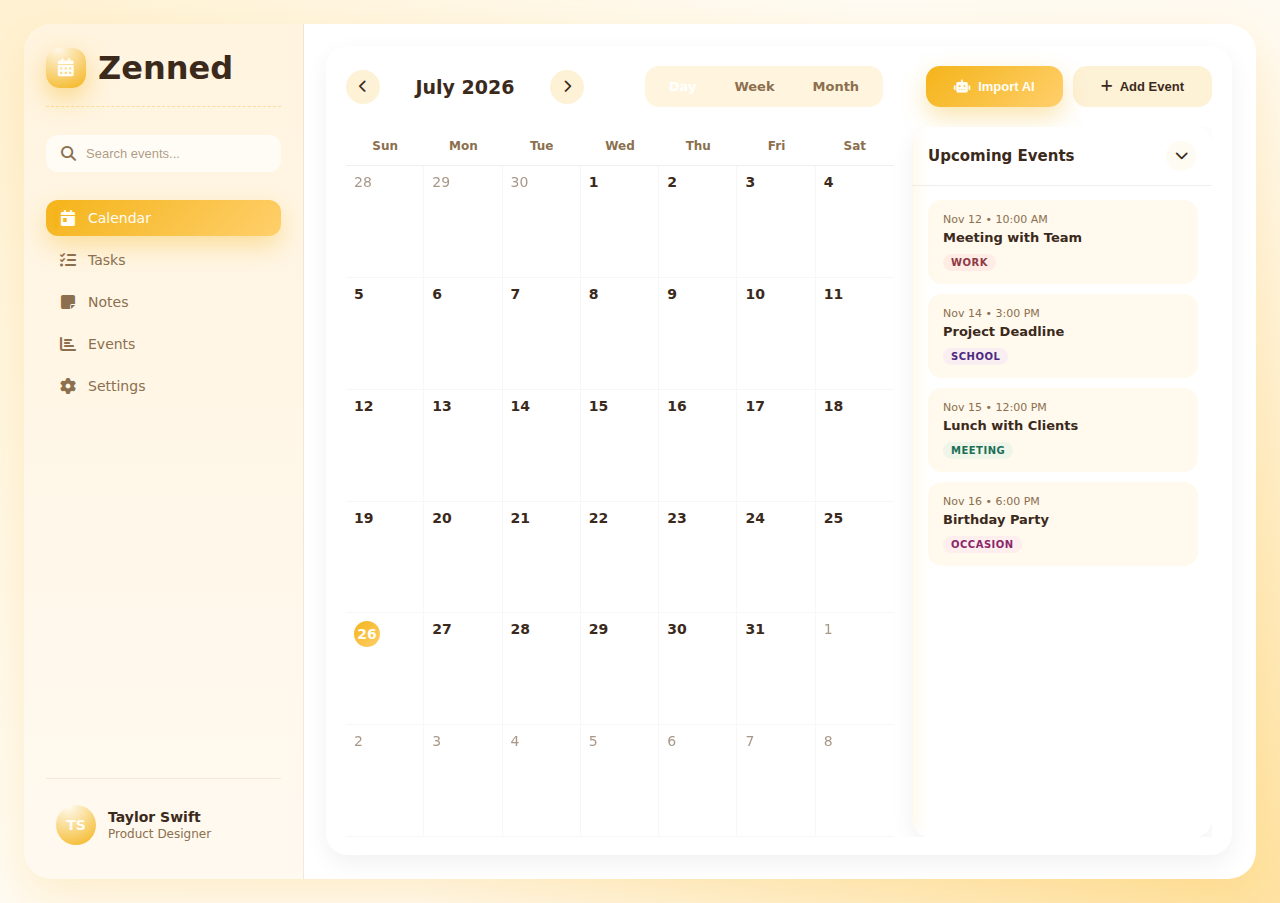
<file: Calendar UI/index.html>
<!DOCTYPE html>
<html lang="en">
<head>
    <meta charset="UTF-8">
    <meta name="viewport" content="width=device-width, initial-scale=1.0">
    <title>AI Calendar</title>
    <link rel="stylesheet" href="https://cdnjs.cloudflare.com/ajax/libs/font-awesome/6.4.0/css/all.min.css">
    <link rel="stylesheet" href="style.css">
    <!-- Bootstrap Icons -->
    <link href="https://cdn.jsdelivr.net/npm/bootstrap-icons@1.11.1/font/bootstrap-icons.css" rel="stylesheet">

</head>
<body class="body-index">
    <div class="app-container">
        <!-- Floating Sidebar -->
        <div class="sidebar">
            <div class="logo">
                <div class="logo-icon">
                    <i class="fas fa-calendar-alt"></i>
                </div>
                <h1>Zenned</h1>
            </div>

            <!-- Search Box -->
            <div class="search-container">
                <div class="search-box">
                    <i class="fas fa-search"></i>
                    <input type="text" placeholder="Search events..." class="search-input">
                </div>
            </div>

            <!-- Navigation Links -->
            <ul class="nav-links">
                <li><a href="#" class="active"><i class="fas fa-calendar-day"></i> <span>Calendar</span></a></li>
                <li><a href="#"><i class="fas fa-tasks"></i> <span>Tasks</span></a></li>
                <li><a href="#"><i class="fas fa-sticky-note"></i> <span>Notes</span></a></li>
                <li><a href="#"><i class="fas fa-chart-bar"></i> <span>Events</span></a></li>
                <li><a href="#"><i class="fas fa-cog"></i> <span>Settings</span></a></li>
            </ul>

            <!-- User Section -->
            <div class="user-section">
                <div class="user-profile">
                    <div class="user-avatar">TS</div>
                    <div class="user-info">
                        <h3>Taylor Swift</h3>
                        <p>Product Designer</p>
                    </div>
                </div>
            </div>
        </div>

        <!-- Main Content -->
        <div class="main-content">
            <!-- Floating Calendar Container -->
            <div class="calendar-container">
                <div class="calendar-controls">
                    <div class="month-nav">
                        <button class="nav-btn" id="prevMonth"><i class="fas fa-chevron-left"></i></button>
                        <h3 id="currentMonth" class="month-dropdown-trigger">September 2023</h3>
                        <button class="nav-btn" id="nextMonth"><i class="fas fa-chevron-right"></i></button>
                        
                        <!-- Date Picker Dropdown -->
                        <div class="date-picker-dropdown" id="datePicker">
                            <div class="date-picker-header">
                                <button class="nav-btn mini-nav-btn" id="datePrevMonth"><i class="fas fa-chevron-left"></i></button>
                                <span id="datePickerMonthYear">September 2023</span>
                                <button class="nav-btn mini-nav-btn" id="dateNextMonth"><i class="fas fa-chevron-right"></i></button>
                            </div>
                            <div class="date-picker-weekdays">
                                <div>Sun</div>
                                <div>Mon</div>
                                <div>Tue</div>
                                <div>Wed</div>
                                <div>Thu</div>
                                <div>Fri</div>
                                <div>Sat</div>
                            </div>
                            
                            <div class="date-picker-grid" id="datePickerGrid">
                                <!-- Dates will be generated by JavaScript -->
                            </div>
                            <div class="date-picker-actions">
                                <button class="btn btn-secondary btn-small" id="datePickerToday">Today</button>
                                <button class="btn btn-primary btn-small" id="datePickerClose">Cancel</button>
                            </div>
                        </div>
                    </div>

                             
                        <!-- View Controls -->
                        <div class="view-controls">
                            <span class="view-option active">Day</span>
                            <span class="view-option">Week</span>
                            <span class="view-option">Month</span>
                        </div>
                    
                    <!-- calendar-controls -->
                    <div class="calendar-actions">
                        <button class="btn btn-primary" id="importAI">
                            <i class="fas fa-robot"></i> Import AI
                        </button>
                        <button class="btn btn-secondary" id="addEvent">
                            <i class="fas fa-plus"></i> Add Event
                        </button>
                    </div>
                </div>

                <div class="calendar-layout">
                    <div class="calendar-main">
                        <div class="calendar">
                            <div class="calendar-header">
                                <div>Sun</div>
                                <div>Mon</div>
                                <div>Tue</div>
                                <div>Wed</div>
                                <div>Thu</div>
                                <div>Fri</div>
                                <div>Sat</div>
                            </div>
                            <div class="calendar-grid" id="calendarGrid">
                                <!-- Calendar days will be generated by JavaScript -->
                            </div>
                        </div>
                    </div>

                    <!-- Upcoming Events Panel -->
                    <div class="upcoming-events-panel">
                        <div class="upcoming-events-header">
                            <h3>Upcoming Events</h3>
                            <button class="collapse-btn" id="collapseEvents">
                                <i class="fas fa-chevron-down"></i>
                            </button>
                        </div>
                        <div class="upcoming-events-content" id="upcomingEventsContent">
                            <div class="upcoming-event">
                                <div class="event-time">Nov 12 • 10:00 AM</div>
                                <div class="event-title">Meeting with Team</div>
                                <div class="event-category category-work">Work</div>
                            </div>
                            <div class="upcoming-event">
                                <div class="event-time">Nov 14 • 3:00 PM</div>
                                <div class="event-title">Project Deadline</div>
                                <div class="event-category category-school">School</div>
                            </div>
                            <div class="upcoming-event">
                                <div class="event-time">Nov 15 • 12:00 PM</div>
                                <div class="event-title">Lunch with Clients</div>
                                <div class="event-category category-meeting">Meeting</div>
                            </div>
                            <div class="upcoming-event">
                                <div class="event-time">Nov 16 • 6:00 PM</div>
                                <div class="event-title">Birthday Party</div>
                                <div class="event-category category-occasion">Occasion</div>
                            </div>
                        </div>
                    </div>
                </div>
            </div>
        </div>
    </div>

    <!-- Add Event Modal -->
<div class="modal" id="eventModal">
    <div class="modal-content">
        <div class="modal-header">
            <h2><i class="bi bi-calendar-event"></i> Add Event</h2>
            <button class="close-btn" id="closeModal"><i class="bi bi-x-lg"></i></button>
        </div>
        <form id="eventForm">
            <div class="form-group">
                <label for="eventTitle">Event Title</label>
                <input type="text" id="eventTitle" class="form-control" placeholder="Enter title" required>
            </div>
            <div class="form-row">
                <div class="form-group">
                    <label for="eventDate"><i class="bi bi-calendar"></i> Date</label>
                    <input type="date" id="eventDate" class="form-control" required>
                </div>
                <div class="form-group">
                    <label for="eventTime"><i class="bi bi-clock"></i> Time</label>
                    <input type="time" id="eventTime" class="form-control">
                </div>
            </div>
            <div class="form-group">
                <label for="eventCategory">Category</label>
                <select id="eventCategory" class="form-control" required>
                    <option value="work">Work</option>
                    <option value="personal">Personal</option>
                    <option value="meeting">Meeting</option>
                    <option value="health">Health</option>
                    <option value="social">Social</option>
                    <option value="school">School</option>
                    <option value="occasion">Occasion</option>
                </select>
            </div>
            <div class="form-group">
                <label for="eventDescription"><i class="bi bi-align-left"></i> Description</label>
                <textarea id="eventDescription" class="form-control" rows="3" placeholder="Add any notes"></textarea>
            </div>
            <div class="modal-footer">
                <button type="button" class="btn btn-secondary" id="cancelEvent"><i class="bi bi-x-lg"></i>Cancel</button>
                <button type="submit" class="btn btn-primary"><i class="bi bi-floppy"></i>Save Event</button>
            </div>
        </form>
    </div>
</div>


    <!-- Import AI Modal -->
    <div class="modal" id="importModal">
        <div class="modal-content">
            <div class="modal-header">
                <h2>Import Events with AI</h2>
                <button class="close-btn" id="closeImportModal">&times;</button>
            </div>
            <div class="form-group">
                <label for="aiInput">Describe the events you want to add</label>
                <textarea id="aiInput" class="form-control" rows="6" placeholder="e.g., Meeting with marketing team next Tuesday at 2 PM"></textarea>
            </div>
            <div class="modal-footer">
                <button type="button" class="btn btn-secondary" id="cancelImport"><i class="bi bi-x-lg"></i>Cancel</button>
                <button type="button" class="btn btn-primary" id="processImport"><i class="bi bi-gear"></i>Process</button>
            </div>
        </div>
    </div>

    <!-- Event Details Modal -->
<div class="modal" id="eventDetailsModal">
    <div class="modal-content">
        <div class="modal-header">
            <h2 id="eventDetailsTitle"><i class="bi bi-calendar-event"></i> Event Details</h2>
            <button class="close-btn" id="closeEventDetails"><i class="bi bi-x-lg"></i></button>
        </div>
        <div class="form-group">
            <span id="eventCategoryBadge" class="event-category">Category</span>
        </div>
        <div class="form-group">
            <label><i class="bi bi-calendar"></i> Date</label>
            <p id="eventDetailsDate">—</p>
        </div>
        <div class="form-group">
            <label><i class="bi bi-clock"></i> Time</label>
            <p id="eventDetailsTime">—</p>
        </div>
        <div class="form-group">
            <label><i class="fas fa-align-left"></i> Description</label>
            <p id="eventDetailsDescription">—</p>
        </div>
        <div class="modal-footer">
            <button type="button" class="btn btn-secondary" id="closeEventDetailsBtn"><i class="bi bi-x-lg"></i> Cancel</button>
            <button type="button" class="btn btn-primary" id="editEventBtn"><i class="bi bi-pencil-square"></i> Edit</button>
            <button type="button" class="btn btn-danger" id="deleteEventBtn"><i class="bi bi-trash"></i> Delete</button>
        </div>
    </div>
</div>


    <!-- Edit Event Modal -->
<div class="modal" id="editEventModal">
    <div class="modal-content">
        <div class="modal-header">
            <h2><i class="bi bi-pencil-square"></i> Edit Event</h2>
            <button class="close-btn" id="closeEditModal"><i class="bi bi-x-lg"></i></button>
        </div>
        <form id="editEventForm">
            <div class="form-group">
                <label for="editEventTitle">Event Title</label>
                <input type="text" id="editEventTitle" class="form-control" required>
            </div>
            <div class="form-row">
                <div class="form-group">
                    <label for="editEventDate"><i class="bi bi-calendar"></i> Date</label>
                    <input type="date" id="editEventDate" class="form-control" required>
                </div>
                <div class="form-group">
                    <label for="editEventTime"><i class="bi bi-clock"></i> Time</label>
                    <input type="time" id="editEventTime" class="form-control">
                </div>
            </div>
            <div class="form-group">
                <label for="editEventCategory">Category</label>
                <select id="editEventCategory" class="form-control" required>
                    <option value="work">Work</option>
                    <option value="personal">Personal</option>
                    <option value="meeting">Meeting</option>
                    <option value="health">Health</option>
                    <option value="social">Social</option>
                    <option value="school">School</option>
                    <option value="occasion">Occasion</option>
                </select>
            </div>
            <div class="form-group">
                <label for="editEventDescription"><i class="bi bi-align-left"></i> Description</label>
                <textarea id="editEventDescription" class="form-control" rows="3"></textarea>
            </div>
            <div class="modal-footer">
                <button type="button" class="btn btn-secondary" id="cancelEdit"><i class="bi bi-x-lg"></i> Cancel</button>
                <button type="submit" class="btn btn-primary"><i class="bi bi-floppy"></i> Save Changes</button>
            </div>
        </form>
    </div>
</div>


    <script src="script.js"></script>
</body>
</html>
</file>
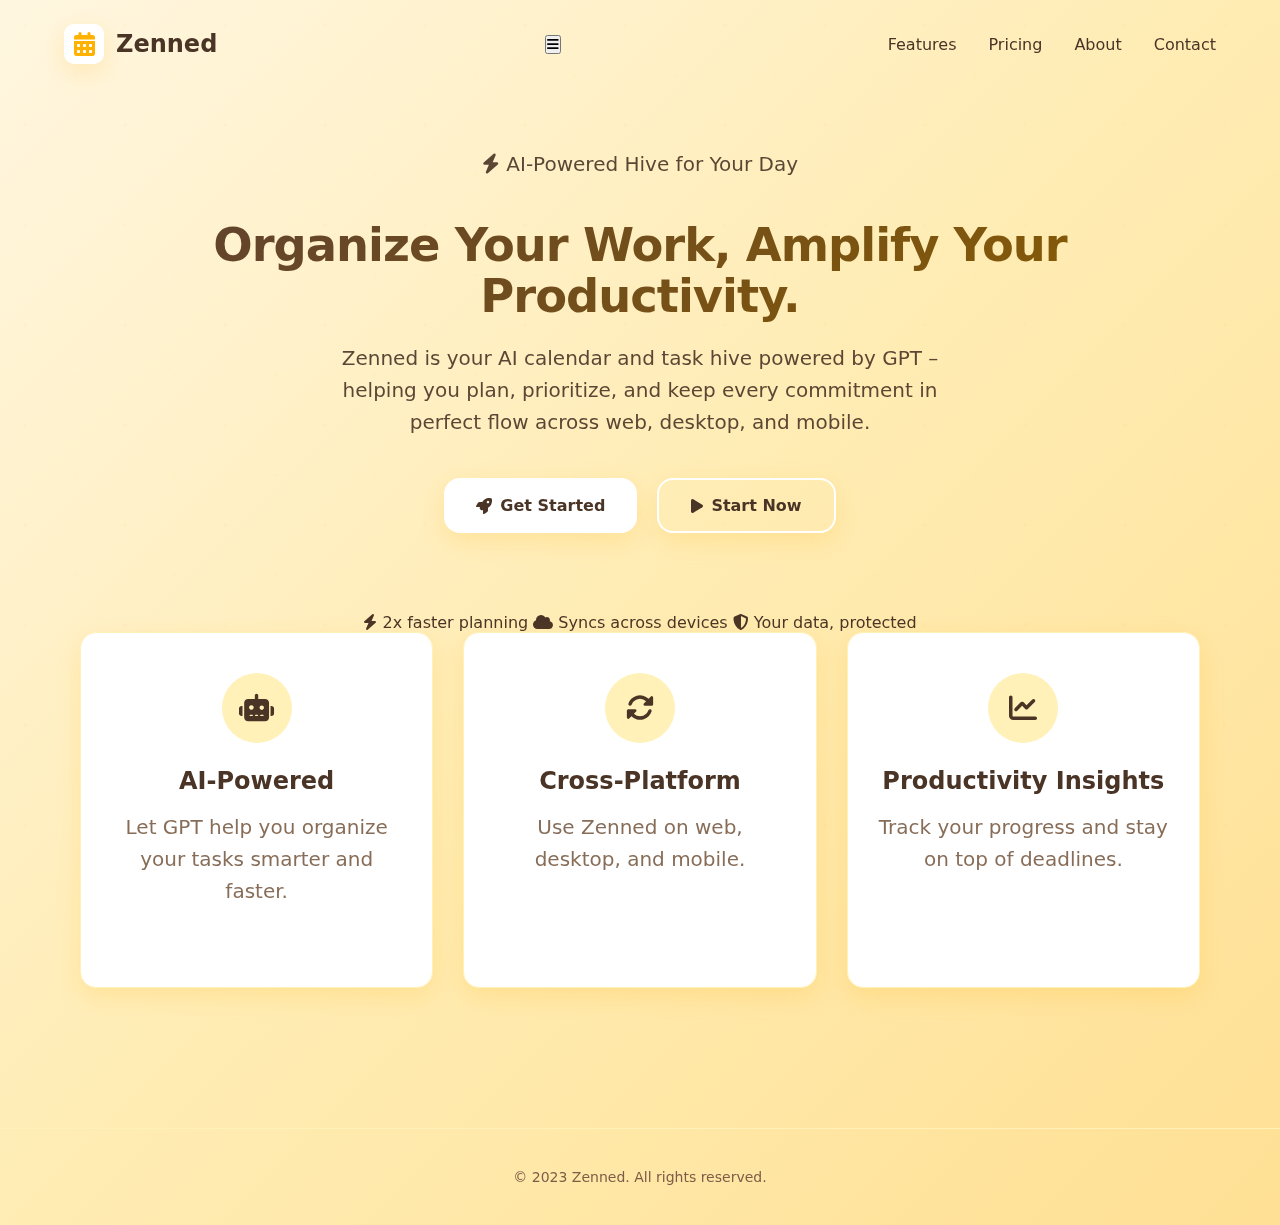
<file: startup_screen.html>
<!-- startup_screen.html -->
<!DOCTYPE html>
<html lang="en">
<head>
    <meta charset="UTF-8">
    <meta name="viewport" content="width=device-width, initial-scale=1.0">
    <title>Zenned - AI Productivity Platform</title>
    <!-- Icons -->
    <link rel="stylesheet" href="https://cdnjs.cloudflare.com/ajax/libs/font-awesome/6.4.0/css/all.min.css">
    <!-- Google Font -->
    <link
        href="https://fonts.googleapis.com/css2?family=Plus+Jakarta+Sans:wght@400;500;600;700&display=swap"
        rel="stylesheet"
    >
    <link rel="stylesheet" href="startup.css">
</head>
<body>
    <div class="honeycomb-bg"></div>
    
    <nav class="navbar">
        <div class="logo">
            <div class="logo-icon">
                <i class="fas fa-calendar-alt"></i>
            </div>
            <span>Zenned</span>
        </div>
        <button class="nav-toggle" aria-label="Toggle navigation">
            <i class="fas fa-bars"></i>
        </button>
        <div class="nav-links">
            <a href="#">Features</a>
            <a href="#">Pricing</a>
            <a href="#">About</a>
            <a href="#">Contact</a>
        </div>
    </nav>

    <section class="hero">
        <p class="hero-pill">
            <i class="fas fa-bolt"></i> AI-Powered Hive for Your Day
        </p>

        <h1>Organize Your Work, Amplify Your Productivity.</h1>

        <p class="hero-subtitle">
            Zenned is your AI calendar and task hive powered by GPT – helping you plan, prioritize,
            and keep every commitment in perfect flow across web, desktop, and mobile.
        </p>

        <div class="cta-buttons">
            <button class="btn btn-primary" onclick="window.location.href='Calendar UI/authenticate/login.html'">
                <i class="fas fa-rocket"></i> Get Started
            </button>
            <button class="btn btn-secondary" onclick="window.location.href='Calendar UI/authenticate/login.html'">
                <i class="fas fa-play"></i> Start Now
            </button>
        </div>

        <div class="hero-highlights">
            <span><i class="fas fa-bolt"></i> 2x faster planning</span>
            <span><i class="fas fa-cloud"></i> Syncs across devices</span>
            <span><i class="fas fa-shield-alt"></i> Your data, protected</span>
        </div>

        <div class="features">
            <div class="card">
                <div class="card-icon"><i class="fas fa-robot"></i></div>
                <h3>AI-Powered</h3>
                <p>Let GPT help you organize your tasks smarter and faster.</p>
            </div>

            <div class="card">
                <div class="card-icon"><i class="fas fa-sync-alt"></i></div>
                <h3>Cross-Platform</h3>
                <p>Use Zenned on web, desktop, and mobile.</p>
            </div>

            <div class="card">
                <div class="card-icon"><i class="fas fa-chart-line"></i></div>
                <h3>Productivity Insights</h3>
                <p>Track your progress and stay on top of deadlines.</p>
            </div>
        </div>
    </section>

    <footer class="footer">
        <p>&copy; 2023 Zenned. All rights reserved.</p>
    </footer>

    <script>
        // Simple mobile nav toggle
        const navToggle = document.querySelector('.nav-toggle');
        const navLinks = document.querySelector('.nav-links');

        if (navToggle && navLinks) {
            navToggle.addEventListener('click', () => {
                navLinks.classList.toggle('nav-links-open');
            });
        }
    </script>
</body>
</html>
</file>
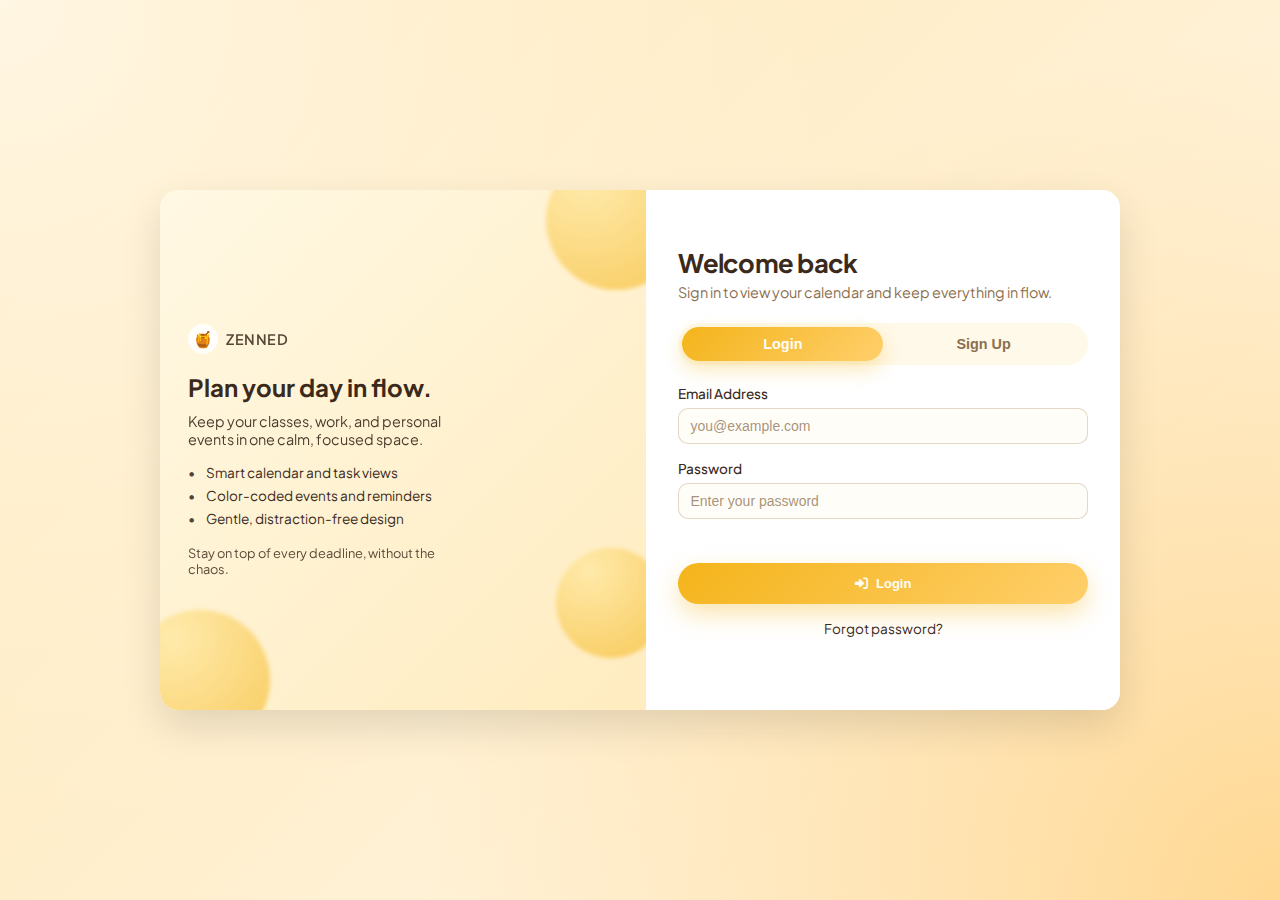
<file: Calendar UI/authenticate/login.html>
<!-- login.html -->
<!DOCTYPE html>
<html lang="en">
<head>
    <meta charset="UTF-8">
    <meta name="viewport" content="width=device-width, initial-scale=1.0">
    <title>Login - Zenned</title>

    <link rel="stylesheet" href="https://cdnjs.cloudflare.com/ajax/libs/font-awesome/6.4.0/css/all.min.css">

    <!-- Google Font -->
    <link
        href="https://fonts.googleapis.com/css2?family=Plus+Jakarta+Sans:wght@400;500;600;700&display=swap"
        rel="stylesheet"
    >

    <link rel="stylesheet" href="../style.css">
</head>
<body class="no-scroll">

    <div class="auth-container">
        <div class="auth-card auth-card-split">

            <!-- LEFT: visual / illustration side -->
            <aside class="auth-visual">
                <div class="auth-visual-inner">
                    <div class="auth-visual-logo">
                        <span class="auth-visual-logo-icon">🍯</span>
                        <span class="auth-visual-logo-text">Zenned</span>
                    </div>

                    <h2 class="auth-visual-title">Plan your day in flow.</h2>
                    <p class="auth-visual-text">
                        Keep your classes, work, and personal events in one calm, focused space.
                    </p>

                    <ul class="auth-visual-bullets">
                        <li>Smart calendar and task views</li>
                        <li>Color-coded events and reminders</li>
                        <li>Gentle, distraction-free design</li>
                    </ul>

                    <p class="auth-visual-footer">
                        Stay on top of every deadline, without the chaos.
                    </p>
                </div>

                <!-- soft decorative orbs -->
                <div class="auth-orb orb-a"></div>
                <div class="auth-orb orb-b"></div>
                <div class="auth-orb orb-c"></div>
            </aside>

            <!-- RIGHT: existing header + tabs + forms -->
            <section class="auth-form-panel">
                <div class="auth-card-inner">

                    <div class="auth-header">
                        <div class="auth-logo-pill">
                            <!-- optional small label or leave empty -->
                        </div>
                        <h1 id="authTitle">Welcome back</h1>
                        <p id="authSubtitle">
                            Sign in to view your calendar and keep everything in flow.
                        </p>
                    </div>

                    <div class="auth-tabs">
                        <button class="auth-tab active" data-tab="login">Login</button>
                        <button class="auth-tab" data-tab="signup">Sign Up</button>
                    </div>

                    <!-- Login Form -->
                    <form id="loginForm" class="auth-form active">
                        <div class="form-group">
                            <label for="loginEmail">Email Address</label>
                            <input
                                type="email"
                                id="loginEmail"
                                class="form-control"
                                placeholder="you@example.com"
                                required
                            >
                        </div>

                        <div class="form-group">
                            <label for="loginPassword">Password</label>
                            <input
                                type="password"
                                id="loginPassword"
                                class="form-control"
                                placeholder="Enter your password"
                                required
                            >
                        </div>

                        <p class="auth-error" id="loginError"></p>

                        <button type="submit" class="btn btn-primary auth-btn-full">
                            <i class="fas fa-sign-in-alt"></i> Login
                        </button>

                        <div class="form-footer">
                            <a href="#" id="forgotPassword">Forgot password?</a>
                        </div>
                    </form>

                    <!-- Signup Form -->
                    <form id="signupForm" class="auth-form">
                        <div class="form-group">
                            <label for="signupName">Name</label>
                            <input
                                type="text"
                                id="signupName"
                                class="form-control"
                                placeholder="Enter your full name"
                                required
                            >
                        </div>

                        <div class="form-group">
                            <label for="signupEmail">Email</label>
                            <input
                                type="email"
                                id="signupEmail"
                                class="form-control"
                                placeholder="you@example.com"
                                required
                            >
                        </div>

                        <div class="form-group">
                            <label for="signupPassword">Password</label>
                            <input
                                type="password"
                                id="signupPassword"
                                class="form-control"
                                placeholder="Create a password"
                                required
                            >
                        </div>

                        <div class="form-group">
                            <label for="signupConfirmPassword">Confirm Password</label>
                            <input
                                type="password"
                                id="signupConfirmPassword"
                                class="form-control"
                                placeholder="Confirm your password"
                                required
                            >
                        </div>

                        <p class="auth-error" id="signupError"></p>

                        <button type="submit" class="btn btn-primary auth-btn-full">
                            <i class="fas fa-user-plus"></i> Sign Up
                        </button>
                    </form>

                </div>
            </section>

        </div>
    </div>

    <script src="login_script.js"></script>
</body>
</html>
</file>
<file: startup.css>
* {
            margin: 0;
            padding: 0;
            box-sizing: border-box;
            font-family: 'Segoe UI', system-ui, -apple-system, sans-serif;
        }

        :root { 
            /* Core Colors - Honeybee Theme */
            --primary: #FFB300;          /* Rich Honey Gold */
            --secondary: #FFD54F;        /* Bright Golden Amber */
            --background: #FFE7A0;       /* Light Honeycomb Gold */
            --accent: #FFF1B8;           /* Soft Honey Glow */
            --surface: white;          /* Light Cream Surface */
            --text: #4A3426;             /* Deep Brown (bee-like contrast) */
            --text-light: #7B5E47;       /* Warm Medium Brown */
            --shadow: 0 8px 24px rgba(255, 179, 0, 0.18);
            --radius: 16px;
            --transition: all 0.3s cubic-bezier(0.25, 0.46, 0.45, 0.94);

            /* Category Colors - Honeycomb Inspired */
            --category-work: #E6A700;     /* Golden Honey */
            --category-personal: #E67E58; /* Muted Terracotta Peach */
            --category-meeting: #F5C84C;  /* Polished Amber Glow */
            --category-health: #A6CF98;   /* Soft Herbal Green */
            --category-social: #C49EC4;   /* Gentle Lavender Honey */
            --category-school: #F2B880;   /* Warm Apricot Nectar */
            --category-occasion: #F7A8B8; /* Soft Rose Quartz Pink */
        }


body {
    background: linear-gradient(135deg, #FFF6E0, #FFECB3, #FFE094);
    color: var(--text);
    min-height: 100vh;
    display: flex;
    flex-direction: column;
    overflow-x: hidden;
}




        .navbar {
            display: flex;
            justify-content: space-between;
            align-items: center;
            padding: 24px 5%;
            max-width: 1400px;
            margin: 0 auto;
            width: 100%;
            
        }

        .logo {
            display: flex;
            align-items: center;
            gap: 12px;
            font-size: 24px;
            font-weight: 700;
            color: var(--text);
        }

        .logo-icon {
            width: 40px;
            height: 40px;
            background: var(--surface);
            border-radius: 10px;
            display: flex;
            align-items: center;
            justify-content: center;
            color: var(--primary);
            box-shadow: var(--shadow);
        }

        .nav-links {
            display: flex;
            gap: 32px;
        }

        .nav-links a {
            color: var(--text);
            text-decoration: none;
            font-weight: 500;
            transition: var(--transition);
        }

        .nav-links a:hover {
            color: var(--category-work);
        }

        .hero {
            flex: 1;
            display: flex;
            flex-direction: column;
            justify-content: center;
            align-items: center;
            text-align: center;
            padding: 60px 20px;
            max-width: 1200px;
            margin: 0 auto;
        }

        .hero h1 {
            color: #5C4033;
            font-size: 2.9rem;
            font-weight: 700;
            margin-bottom: 20px;
            line-height: 1.1;
            letter-spacing: -1px;
            background: linear-gradient(135deg, #5C4033 0%, #8B5E00 100%);
            -webkit-background-clip: text;
            -webkit-text-fill-color: transparent;
            background-clip: text;
            position: relative;
        }



        .hero p {
            font-size: 1.25rem;
            color: var(--text);
            max-width: 600px;
            margin-bottom: 40px;
            line-height: 1.6;
            opacity: 0.9;
        }

        .cta-buttons {
            display: flex;
            gap: 20px;
            margin-bottom: 80px;
        }

        .btn {
            padding: 16px 32px;
            border-radius: var(--radius);
            font-weight: 600;
            font-size: 16px;
            cursor: pointer;
            transition: var(--transition);
            border: none;
            display: flex;
            align-items: center;
            gap: 8px;
            box-shadow: var(--shadow);
        }

        .btn-primary {
            background: var(--surface);
            color: var(--text);
        }

        .btn-primary:hover {
            transform: translateY(-2px);
            box-shadow: 0 12px 30px rgba(255, 206, 84, 0.3);
            background: var(--accent);
        }

        .btn-secondary {
            background: transparent;
            color: var(--text);
            border: 2px solid var(--surface);
        }

        .btn-secondary:hover {
            background: var(--surface);
            transform: translateY(-2px);
            box-shadow: 0 12px 30px rgba(255, 206, 84, 0.2);
        }

        .features {
            display: grid;
            grid-template-columns: repeat(auto-fit, minmax(300px, 1fr));
            gap: 30px;
            max-width: 1200px;
            margin: 0 auto;
            padding: 0 20px;
        }

        .card {
            background: var(--surface);
            backdrop-filter: blur(10px);
            border-radius: var(--radius);
            padding: 40px 30px;
            text-align: center;
            transition: var(--transition);
            box-shadow: var(--shadow);
            border: 1px solid var(--accent);
        }

        .card:hover {
            transform: translateY(-8px);
            box-shadow: 0 20px 40px rgba(255, 206, 84, 0.25);
        }

        .card-icon {
            width: 70px;
            height: 70px;
            background: var(--accent);
            border-radius: 50%;
            display: flex;
            align-items: center;
            justify-content: center;
            margin: 0 auto 24px;
            font-size: 28px;
            color: var(--text);
            transition: var(--transition);
        }

        .card:hover .card-icon {
            background: var(--primary);
            color: var(--surface);
            transform: scale(1.1);
        }

        .card h3 {
            font-size: 1.5rem;
            margin-bottom: 16px;
            font-weight: 600;
            color: var(--text);
        }

        .card p {
            color: var(--text-light);
            line-height: 1.6;
        }

        .footer {
            text-align: center;
            padding: 40px 20px;
            margin-top: 80px;
            color: var(--text-light);
            font-size: 14px;
            border-top: 1px solid var(--accent);
        }

        /* Beehive Pattern Background */
        .honeycomb-bg {
            position: fixed;
            top: 0;
            left: 0;
            width: 100%;
            height: 100%;
            opacity: 0.03;
            z-index: -1;
            background-image: 
                radial-gradient(circle at 25% 25%, var(--category-work) 2px, transparent 2px),
                radial-gradient(circle at 75% 75%, var(--category-meeting) 2px, transparent 2px);
            background-size: 100px 100px;
        }

        /* Responsive Design */
        @media (max-width: 768px) {
            .navbar {
                flex-direction: column;
                gap: 20px;
            }

            .hero h1 {
                font-size: 2.5rem;
            }

            .cta-buttons {
                flex-direction: column;
                gap: 15px;
            }

            .features {
                grid-template-columns: 1fr;
            }
        }
</file>
<file: Calendar UI/style.css>
/* style.css */

/* RESET & GLOBAL
   -------------------------------------------------- */
* {
    margin: 0;
    padding: 0;
    box-sizing: border-box;
}

:root {
    /* Palette – Soft Cream Honey */
    --primary: #F4B41A;
    --primary-soft: #FFE3A3;
    --secondary: #FFCF6B;
    --background: #FFF8EC;
    --background-login: #FFE7B3;
    --accent: #FFEFD3;
    --surface: #FFFFFF;
    --surface-alt: #FFF4DF;

    --text: #3B2A1C;
    --text-light: #8B6F4E;

    --border-subtle: rgba(74, 52, 38, 0.08);
    --shadow-soft: 0 18px 45px rgba(244, 180, 26, 0.18);
    --shadow-subtle: 0 8px 24px rgba(0, 0, 0, 0.06);
    --shadow-auth: 0 16px 40px rgba(0, 0, 0, 0.12);

    --radius: 18px;
    --radius-pill: 999px;
    --transition: all 0.25s cubic-bezier(0.25, 0.46, 0.45, 0.94);

    /* Category Colors - Refined honeycomb */
    --category-work: #FFB3BA;
    --category-personal: #FFDFBA;
    --category-meeting: #A8E6CF;
    --category-health: #BAFFC9;
    --category-social: #BAE1FF;
    --category-school: #E0BAFF;
    --category-occasion: #FFBAED;
}

body {
    font-family: 'Plus Jakarta Sans', system-ui, -apple-system, sans-serif;
}

/* BODY & BACKGROUND
   -------------------------------------------------- */
.body-index {
    min-height: 100vh;
    display: flex;
    justify-content: center;
    align-items: center;
    padding: 24px;
    background: radial-gradient(circle at 0% 0%, #FFF1D1 0, transparent 55%),
                radial-gradient(circle at 100% 100%, #FFE3A3 0, transparent 55%),
                linear-gradient(135deg, #FFFDF7, #FFF8EC);
    color: var(--text);
    overflow: hidden;
}

/* Floating honey orbs */
.honey-orbs {
    position: fixed;
    inset: -80px;
    pointer-events: none;
    z-index: 0;
}

.honey-orb {
    position: absolute;
    width: 220px;
    height: 220px;
    background: radial-gradient(circle, rgba(244, 180, 26, 0.18), transparent 60%);
    border-radius: 50%;
    filter: blur(1px);
    animation: orbFloat 18s ease-in-out infinite alternate;
}

.honey-orb.orb-1 { top: 5%; left: 5%; }
.honey-orb.orb-2 { bottom: 0; right: 10%; animation-delay: 4s; }
.honey-orb.orb-3 { top: 40%; right: -5%; animation-delay: 8s; }

/* APP CONTAINER (unified card)
   -------------------------------------------------- */
.app-container {
    position: relative;
    z-index: 1;
    width: 100%;
    max-width: 1400px;
    height: 95vh;
    background: var(--surface);
    border-radius: 28px;
    box-shadow: var(--shadow-soft);
    overflow: hidden;
    display: flex;
}

/* SIDEBAR
   -------------------------------------------------- */
.sidebar {
    width: 280px;
    background: linear-gradient(180deg, var(--surface-alt), #FFF9F0);
    padding: 24px 22px;
    display: flex;
    flex-direction: column;
    border-right: 1px solid var(--border-subtle);
    overflow-y: auto;
}

/* custom scrollbar */
.sidebar::-webkit-scrollbar {
    width: 6px;
}
.sidebar::-webkit-scrollbar-thumb {
    background: rgba(244, 180, 26, 0.3);
    border-radius: 999px;
}

.logo {
    display: flex;
    align-items: center;
    margin-bottom: 28px;
    padding-bottom: 18px;
    border-bottom: 1px dashed rgba(244, 180, 26, 0.35);
    gap: 12px;
}

.logo-icon {
    width: 40px;
    height: 40px;
    background: radial-gradient(circle at 30% 0%, #FFF8EC, #F4B41A);
    border-radius: 14px;
    display: flex;
    align-items: center;
    justify-content: center;
    color: #FFFDF5;
    font-size: 18px;
    box-shadow: 0 10px 26px rgba(244, 180, 26, 0.45);
}

.logo-text h1 {
    font-size: 20px;
    font-weight: 700;
    letter-spacing: -0.4px;
    color: var(--text);
}

.logo-pill {
    display: inline-flex;
    align-items: center;
    gap: 4px;
    font-size: 11px;
    padding: 4px 10px;
    border-radius: var(--radius-pill);
    background: rgba(244, 180, 26, 0.08);
    color: var(--text-light);
    margin-bottom: 3px;
}

/* NAV LINKS */
.nav-links {
    list-style: none;
    margin-top: 8px;
    flex: 1;
}

.nav-links li {
    margin-bottom: 6px;
}

.nav-links a {
    display: flex;
    align-items: center;
    gap: 10px;
    padding: 10px 12px;
    border-radius: 12px;
    text-decoration: none;
    color: var(--text-light);
    font-weight: 500;
    font-size: 14px;
    transition: var(--transition);
    position: relative;
}

.nav-links a::before {
    content: "";
    position: absolute;
    left: 8px;
    top: 50%;
    transform: translateY(-50%);
    width: 4px;
    height: 0;
    border-radius: 999px;
    background: var(--primary);
    transition: var(--transition);
    opacity: 0;
}

.nav-links i {
    width: 20px;
    text-align: center;
    font-size: 16px;
}

.nav-links a:hover {
    background: rgba(244, 180, 26, 0.08);
    color: var(--text);
    transform: translateX(4px);
}

.nav-links a.active {
    background: linear-gradient(135deg, #F4B41A, #FFCF6B);
    color: #FFFDF5;
    box-shadow: 0 10px 25px rgba(244, 180, 26, 0.35);
}

.nav-links a.active::before {
    height: 60%;
    opacity: 1;
}

/* USER SECTION */
.user-section {
    margin-top: auto;
    padding-top: 16px;
    border-top: 1px solid var(--border-subtle);
}

.user-profile {
    display: flex;
    align-items: center;
    gap: 12px;
    padding: 10px;
    border-radius: 14px;
    cursor: pointer;
    transition: var(--transition);
}

.user-profile:hover {
    background: rgba(255, 255, 255, 0.7);
    transform: translateY(-1px);
}

.user-avatar {
    width: 40px;
    height: 40px;
    border-radius: 50%;
    background: radial-gradient(circle at 30% 0%, #FFFDF7, #F4B41A);
    display: flex;
    align-items: center;
    justify-content: center;
    color: #FFFDF5;
    font-weight: 600;
    font-size: 14px;
}

.user-info h3 {
    font-size: 14px;
    font-weight: 600;
    margin-bottom: 2px;
}

.user-info p {
    font-size: 12px;
    color: var(--text-light);
}

/* SEARCH BOX
   -------------------------------------------------- */
.search-container {
    margin-bottom: 20px;
}

.search-box {
    display: flex;
    align-items: center;
    background: rgba(255, 255, 255, 0.7);
    border-radius: 12px;
    padding: 10px 14px;
    transition: var(--transition);
    border: 1px solid transparent;
}

.search-box:focus-within {
    background: #FFFDF8;
    border-color: rgba(244, 180, 26, 0.5);
    box-shadow: 0 0 0 1px rgba(244, 180, 26, 0.35);
}

.search-box i {
    color: var(--text-light);
    margin-right: 10px;
    font-size: 15px;
}

.search-input {
    border: none;
    outline: none;
    background: transparent;
    width: 100%;
    font-size: 13px;
    color: var(--text);
    font-weight: 500;
}

.search-input::placeholder {
    color: rgba(139, 111, 78, 0.7);
}

/* MAIN CONTENT
   -------------------------------------------------- */
.main-content {
    flex: 1;
    display: flex;
    flex-direction: column;
    height: 100%;
    padding: 22px 24px 24px 22px;
}

/* Calendar card */
.calendar-container {
    background: linear-gradient(145deg, rgba(255, 255, 255, 0.9), #FFFFFF);
    border-radius: 22px;
    padding: 20px 20px 18px;
    box-shadow: var(--shadow-subtle);
    display: flex;
    flex-direction: column;
    height: 100%;
    overflow: hidden;
}

/* App mini hero */
.calendar-top-bar {
    display: flex;
    justify-content: space-between;
    gap: 16px;
    align-items: center;
    margin-bottom: 18px;
}

.calendar-intro .calendar-kicker {
    font-size: 11px;
    text-transform: uppercase;
    letter-spacing: 0.12em;
    color: var(--text-light);
    margin-bottom: 4px;
}

.calendar-title {
    font-size: 20px;
    font-weight: 700;
    color: var(--text);
}

/* Stats */
.calendar-stats {
    display: flex;
    gap: 8px;
    flex-wrap: wrap;
    justify-content: flex-end;
}

.stat-pill {
    display: inline-flex;
    align-items: center;
    gap: 6px;
    padding: 6px 10px;
    border-radius: var(--radius-pill);
    background: rgba(244, 180, 26, 0.07);
    font-size: 11px;
    color: var(--text-light);
    border: 1px solid rgba(244, 180, 26, 0.18);
    animation: statPulse 4s ease-in-out infinite;
}

.stat-dot {
    width: 6px;
    height: 6px;
    border-radius: 50%;
    background: var(--primary);
}

.stat-dot-ai {
    background: #4ADE80;
}

/* CONTROLS ROW
   -------------------------------------------------- */
.calendar-controls {
    display: flex;
    align-items: center;
    gap: 35px;
    margin-bottom: 16px;
    flex-wrap: wrap;
}

/* Month navigation */
.month-nav {
    display: flex;
    align-items: center;
    gap: 0px;
    position: relative;
}

.month-nav h3 {
    font-size: 19px;
    font-weight: 600;
    min-width: 170px;
    text-align: center;
    cursor: pointer;
    transition: var(--transition);
    color: var(--text);
    padding: 6px 10px;
    border-radius: 999px;
}

.month-nav h3:hover {
    background: rgba(244, 180, 26, 0.08);
    color: var(--text);
}

.nav-btn {
    background: #FFFDF7;
    border: 1px solid rgba(244, 180, 26, 0.25);
    width: 34px;
    height: 34px;
    border-radius: 50%;
    cursor: pointer;
    color: var(--text);
    display: flex;
    align-items: center;
    justify-content: center;
    transition: var(--transition);
    font-size: 13px;
}

.nav-btn:hover {
    background: linear-gradient(135deg, #F4B41A, #FFCF6B);
    color: #FFFDF5;
    transform: translateY(-1px);
    box-shadow: 0 8px 20px rgba(244, 180, 26, 0.35);
}

.mini-nav-btn {
    width: 28px;
    height: 28px;
    font-size: 11px;
}

/* Date picker dropdown */
.date-picker-dropdown {
    display: none;
    position: absolute;
    top: 110%;
    left: 50%;
    transform: translateX(-50%);
    background: #FFFFFF;
    border-radius: 18px;
    box-shadow: 0 18px 50px rgba(0, 0, 0, 0.18);
    padding: 18px;
    z-index: 10;
    width: 320px;
    border: 1px solid rgba(0, 0, 0, 0.06);
}

.date-picker-dropdown.show {
    display: block;
}

.date-picker-header {
    display: flex;
    justify-content: space-between;
    align-items: center;
    margin-bottom: 14px;
    padding-bottom: 10px;
    border-bottom: 1px solid rgba(0, 0, 0, 0.06);
}

.date-picker-header span {
    font-size: 14px;
    font-weight: 600;
}

.date-picker-weekdays {
    display: grid;
    grid-template-columns: repeat(7, 1fr);
    text-align: center;
    font-size: 11px;
    color: var(--text-light);
    margin-bottom: 8px;
}

.date-picker-grid {
    display: grid;
    grid-template-columns: repeat(7, 1fr);
    gap: 4px;
    margin-bottom: 12px;
}

.date-picker-day {
    height: 34px;
    border-radius: 9px;
    display: flex;
    align-items: center;
    justify-content: center;
    cursor: pointer;
    font-size: 13px;
    transition: var(--transition);
}

.date-picker-day:hover {
    background: rgba(244, 180, 26, 0.08);
}

.date-picker-day.other-month {
    opacity: 0.45;
    color: var(--text-light);
}

.date-picker-day.today,
.date-picker-day.selected {
    background: linear-gradient(135deg, #F4B41A, #FFCF6B);
    color: #FFFDF5;
    font-weight: 600;
}

/* View controls with sliding indicator */
.view-controls {
    position: relative;
    display: inline-flex;
    align-items: center;
    gap: 2px;
    background: rgba(255, 250, 238, 0.9);
    border-radius: 999px;
    padding: 6px;
    margin-left: auto;
    margin-right: 8px;
}

.view-option {
    position: relative;
    padding: 6px 14px;
    border-radius: 999px;
    font-size: 13px;
    font-weight: 600;
    color: var(--text-light);
    cursor: pointer;
    z-index: 1;
    transition: var(--transition);
}

.view-option:hover {
    color: var(--text);
}

.view-option.active {
    color: #3D2A1E;
}

/* indicator “pill” */
.view-indicator {
    position: absolute;
    top: 3px;
    bottom: 3px;
    width: 32%;
    background: linear-gradient(135deg, #F4B41A, #FFCF6B);
    border-radius: 999px;
    z-index: 0;
    transition: var(--transition);
}

/* Calendar actions buttons */
.calendar-actions {
    display: flex;
    gap: 10px;
    align-items: center;
    flex-wrap: wrap;
}

/* BUTTONS
   -------------------------------------------------- */
.btn {
    padding: 13px 28px;
    border-radius: 999px;
    border: none;
    cursor: pointer;
    font-weight: 600;
    font-size: 13px;
    display: inline-flex;
    align-items: center;
    gap: 8px;
    transition: var(--transition);
    white-space: nowrap;
}

.btn-primary {
    background: linear-gradient(135deg, #F4B41A, #FFCF6B);
    color: #FFFDF5;
    box-shadow: 0 10px 25px rgba(244, 180, 26, 0.35);
}

.btn-primary:hover {
    transform: translateY(-1.5px) scale(1.01);
    box-shadow: 0 12px 30px rgba(244, 180, 26, 0.45);
}

.btn-secondary {
    background: rgba(244, 180, 26, 0.08);
    color: var(--text);
    border: 1px solid rgba(244, 180, 26, 0.25);
}

.btn-secondary:hover {
    background: rgba(244, 180, 26, 0.14);
    transform: translateY(-1px);
}

.btn-danger {
    background: #EF4444;
    color: #FFFDF5;
}

.btn-danger:hover {
    background: #DC2626;
    transform: translateY(-1px);
}

.btn-small {
    padding: 7px 14px;
    font-size: 12px;
}

/* CALENDAR LAYOUT
   -------------------------------------------------- */
.calendar-layout {
    display: flex;
    gap: 18px;
    flex: 1;
    overflow: hidden;
    margin-top: 4px;
}

.calendar-main {
    flex: 1;
    display: flex;
    flex-direction: column;
    overflow: hidden;
}

/* Calendar header / grid */
.calendar {
    display: flex;
    flex-direction: column;
    height: 100%;
}

.calendar-header {
    display: grid;
    grid-template-columns: repeat(7, 1fr);
    text-align: center;
    font-weight: 600;
    padding: 12px 0;
    color: var(--text-light);
    border-bottom: 1px solid var(--border-subtle);
    font-size: 12px;
}

.calendar-grid {
    display: grid;
    grid-template-columns: repeat(7, 1fr);
    grid-auto-rows: minmax(110px, 1fr);
    flex: 1;
    overflow-y: auto;
    scrollbar-width: thin;
    scrollbar-color: var(--primary) transparent;
}

.calendar-grid::-webkit-scrollbar {
    width: 7px;
}

.calendar-grid::-webkit-scrollbar-thumb {
    background: rgba(244, 180, 26, 0.45);
    border-radius: 999px;
}

/* Single day cell */
.calendar-day {
    border-right: 1px solid rgba(0, 0, 0, 0.03);
    border-bottom: 1px solid rgba(0, 0, 0, 0.03);
    padding: 8px;
    display: flex;
    flex-direction: column;
    transition: var(--transition);
    background: rgba(255, 255, 255, 0.7);
}

.calendar-day:nth-child(7n) {
    border-right: none;
}

.calendar-day:hover {
    background: #FFF9EE;
    transform: translateY(-1px);
}

/* Day header inside cell */
.day-header {
    display: flex;
    justify-content: space-between;
    font-size: 11px;
    margin-bottom: 6px;
}

.day-number {
    font-weight: 600;
    font-size: 14px;
    color: var(--text);
}

.today .day-number {
    width: 26px;
    height: 26px;
    border-radius: 50%;
    background: linear-gradient(135deg, #F4B41A, #FFCF6B);
    color: #FFFDF5;
    display: flex;
    align-items: center;
    justify-content: center;
}

/* Events in cells */
.events-container {
    flex: 1;
    overflow-y: auto;
    scrollbar-width: thin;
}

.events-container::-webkit-scrollbar {
    width: 4px;
}
.events-container::-webkit-scrollbar-thumb {
    background: rgba(255, 207, 107, 0.8);
    border-radius: 999px;
}

.event {
    padding: 5px 8px;
    border-radius: 9px;
    margin-bottom: 4px;
    font-size: 11px;
    cursor: pointer;
    transition: var(--transition);
    font-weight: 600;
    display: flex;
    align-items: center;
    gap: 6px;
}

.event::before {
    content: "";
    width: 6px;
    height: 6px;
    border-radius: 50%;
}

/* Category color pills for calendar events */
.event.category-work {
    background: rgba(255, 179, 186, 0.16);
    border-left: 3px solid var(--category-work);
    color: #8E3A45;
}
.event.category-work::before {
    background: var(--category-work);
}

.event.category-personal {
    background: rgba(255, 223, 186, 0.16);
    border-left: 3px solid var(--category-personal);
    color: #8F5A33;
}
.event.category-personal::before {
    background: var(--category-personal);
}

.event.category-meeting {
    background: rgba(168, 230, 207, 0.16);
    border-left: 3px solid var(--category-meeting);
    color: #1C6F57;
}
.event.category-meeting::before {
    background: var(--category-meeting);
}

.event.category-health {
    background: rgba(186, 255, 201, 0.16);
    border-left: 3px solid var(--category-health);
    color: #1E7044;
}
.event.category-health::before {
    background: var(--category-health);
}

.event.category-social {
    background: rgba(186, 225, 255, 0.16);
    border-left: 3px solid var(--category-social);
    color: #1A537E;
}
.event.category-social::before {
    background: var(--category-social);
}

.event.category-school {
    background: rgba(224, 186, 255, 0.16);
    border-left: 3px solid var(--category-school);
    color: #4C2A80;
}
.event.category-school::before {
    background: var(--category-school);
}

.event.category-occasion {
    background: rgba(255, 186, 237, 0.16);
    border-left: 3px solid var(--category-occasion);
    color: #8A276A;
}
.event.category-occasion::before {
    background: var(--category-occasion);
}

.event:hover {
    transform: translateX(3px);
    background: rgba(255, 255, 255, 0.9);
}

/* UPCOMING EVENTS PANEL
   -------------------------------------------------- */
.upcoming-events-panel {
    width: 300px;
    background: rgba(255, 255, 255, 0.95);
    border-radius: 18px;
    box-shadow: var(--shadow-subtle);
    display: flex;
    flex-direction: column;
    overflow: hidden;
    flex-shrink: 0;
}

.upcoming-events-header {
    display: flex;
    justify-content: space-between;
    align-items: center;
    padding: 14px 16px;
    border-bottom: 1px solid var(--border-subtle);
}

.upcoming-events-header h3 {
    font-size: 15px;
    font-weight: 700;
}

.collapse-btn {
    background: rgba(244, 180, 26, 0.06);
    border-radius: 100px;
    border: none;
    width: 30px;
    height: 30px;
    cursor: pointer;
    color: var(--text);
    display: flex;
    align-items: center;
    justify-content: center;
    transition: var(--transition);
}

.collapse-btn:hover {
    background: rgba(244, 180, 26, 0.16);
}

.upcoming-events-content {
    flex: 1;
    padding: 14px 14px 14px 16px;
    overflow-y: auto;
}

.upcoming-event {
    background: #FFF9EE;
    border-radius: 14px;
    padding: 12px 12px 12px 14px;
    margin-bottom: 10px;
    transition: var(--transition);
    border: 1px solid transparent;
}

.upcoming-event:hover {
    transform: translateX(4px);
    background: #FFF3D8;
    border-color: rgba(244, 180, 26, 0.3);
}

.event-time {
    font-size: 11px;
    color: var(--text-light);
    margin-bottom: 4px;
}

.event-title {
    font-size: 13px;
    font-weight: 600;
    margin-bottom: 6px;
}

.event-category {
    display: inline-flex;
    align-items: center;
    padding: 3px 8px;
    border-radius: 999px;
    font-size: 10px;
    font-weight: 600;
    text-transform: uppercase;
    letter-spacing: 0.05em;
}

/* Badge colors */
.event-category.category-work {
    background: rgba(255, 179, 186, 0.18);
    color: #8E3A45;
}

.event-category.category-school {
    background: rgba(224, 186, 255, 0.18);
    color: #4C2A80;
}

.event-category.category-meeting {
    background: rgba(168, 230, 207, 0.18);
    color: #1C6F57;
}

.event-category.category-occasion {
    background: rgba(255, 186, 237, 0.18);
    color: #8A276A;
}

/* MODALS
   -------------------------------------------------- */
.modal {
    display: none;
    position: fixed;
    inset: 0;
    background-color: rgba(15, 23, 42, 0.35);
    z-index: 1000;
    justify-content: center;
    align-items: center;
    opacity: 0;
    transition: opacity 0.2s ease-out;
}

.modal.show {
    display: flex;
    opacity: 1;
}

.modal-content {
    background-color: #FFFFFF;
    border-radius: 20px;
    width: 500px;
    max-width: 92%;
    padding: 22px 22px 20px;
    box-shadow: 0 18px 50px rgba(0, 0, 0, 0.22);
    transform: translateY(8px) scale(0.98);
    opacity: 0;
    transition: transform 0.2s ease-out, opacity 0.2s ease-out;
}

.modal.show .modal-content {
    transform: translateY(0) scale(1);
    opacity: 1;
}

.modal-header {
    display: flex;
    justify-content: space-between;
    align-items: center;
    margin-bottom: 16px;
    padding-bottom: 12px;
    border-bottom: 1px solid var(--border-subtle);
}

.modal-header h2 {
    font-size: 18px;
    display: flex;
    align-items: center;
    gap: 8px;
}

.close-btn {
    background: transparent;
    border: none;
    font-size: 18px;
    cursor: pointer;
    color: var(--text-light);
    transition: var(--transition);
}

.close-btn:hover {
    transform: rotate(6deg);
    color: var(--text);
}

.form-group {
    margin-bottom: 16px;
    font-size: 14px;
}

.form-group label {
    display: block;
    margin-bottom: 6px;
    font-weight: 500;
}

.form-control {
    width: 100%;
    padding: 9px 11px;
    border-radius: 10px;
    border: 1px solid rgba(148, 103, 47, 0.25);
    font-size: 14px;
    outline: none;
    transition: var(--transition);
    background: #FFFDF8;
}

.form-control:focus {
    border-color: rgba(244, 180, 26, 0.8);
    box-shadow: 0 0 0 1px rgba(244, 180, 26, 0.4);
    background: #FFFFFF;
}

.form-row {
    display: flex;
    gap: 10px;
}

.form-row .form-group {
    flex: 1;
}

.modal-footer {
    display: flex;
    justify-content: flex-end;
    gap: 8px;
    margin-top: 12px;
}

/* LOGIN / AUTH PAGE
   -------------------------------------------------- */
.no-scroll {
    margin: 0;
    padding: 0;
    background: var(--background-login);
}

.auth-container {
    min-height: 100vh;
    display: flex;
    align-items: center;
    justify-content: center;
    padding: 24px;
    background: radial-gradient(circle at 0% 0%, #FFF6E3 0, transparent 55%),
                radial-gradient(circle at 100% 100%, #FFD892 0, transparent 55%),
                linear-gradient(135deg, #FFE7B3, #FFF8EC);
}

.auth-card {
    position: relative;
    background: var(--surface);
    padding: 32px 30px 28px;
    border-radius: var(--radius);
    box-shadow: var(--shadow-auth);
    width: 100%;
    max-width: 420px;
    overflow: hidden;
}



.auth-header {
    text-align: left;
    margin-bottom: 20px;
}

.auth-logo-pill {
    display: inline-flex;
    align-items: center;
    gap: 6px;
    padding: 5px 11px;
    border-radius: 999px;
    background: rgba(255, 255, 255, 0.8);
    margin-bottom: 10px;
    font-size: 0.8rem;
    color: var(--text-light);
}

.auth-header h1 {
    color: var(--text);
    margin-bottom: 4px;
    font-size: 1.6rem;
    letter-spacing: -0.03em;
}

.auth-header p {
    color: var(--text-light);
    font-size: 0.9rem;
}

/* Tabs */
.auth-tabs {
    display: flex;
    margin-bottom: 20px;
    background: rgba(255, 249, 232, 0.95);
    border-radius: 999px;
    padding: 4px;
}

.auth-tab {
    flex: 1;
    padding: 9px 12px;
    text-align: center;
    border: none;
    background: transparent;
    border-radius: 999px;
    cursor: pointer;
    transition: var(--transition);
    color: var(--text-light);
    font-weight: 600;
    font-size: 0.9rem;
}

.auth-tab.active {
    background: linear-gradient(135deg, #F4B41A, #FFCF6B);
    color: #FFFDF5;
    box-shadow: 0 8px 20px rgba(244, 180, 26, 0.32);
}

.auth-form {
    display: none;
}

.auth-form.active {
    display: block;
}

.auth-form label {
    color: var(--text);
    font-weight: 500;
    font-size: 0.85rem;
}

.auth-form input::placeholder {
    color: rgba(139, 111, 78, 0.75);
}

.auth-error {
    color: #DC2626;
    font-size: 0.8rem;
    min-height: 14px;
    margin-bottom: 6px;
}

.auth-btn-full {
    width: 100%;
    justify-content: center;
    margin-top: 8px;
}

.form-footer {
    text-align: center;
    margin-top: 16px;
    font-size: 0.85rem;
}

.form-footer a {
    color: var(--text);
    text-decoration: none;
}

/* RESPONSIVE
   -------------------------------------------------- */
@media (max-width: 1200px) {
    .app-container {
        flex-direction: column;
        height: auto;
    }

    .sidebar {
        width: 100%;
        flex-direction: row;
        align-items: center;
        padding: 16px 18px;
        border-right: none;
        border-bottom: 1px solid var(--border-subtle);
        gap: 18px;
    }

    .logo {
        margin-bottom: 0;
        padding-bottom: 0;
        border-bottom: none;
    }

    .nav-links {
        display: flex;
        flex: 1;
        overflow-x: auto;
        margin-top: 0;
    }

    .nav-links li {
        margin-bottom: 0;
        margin-right: 6px;
    }

    .user-section {
        display: none;
    }

    .calendar-layout {
        flex-direction: column;
    }

    .upcoming-events-panel {
        width: 100%;
        max-height: 230px;
    }
}

@media (max-width: 768px) {
    .body-index {
        padding: 16px;
    }

    .calendar-top-bar {
        flex-direction: column;
        align-items: flex-start;
    }

    .calendar-controls {
        flex-direction: column;
        align-items: flex-start;
    }

    .view-controls {
        display: none;
    }

    .calendar-grid {
        grid-auto-rows: minmax(90px, 1fr);
    }

    .upcoming-events-panel {
        max-height: 200px;
    }

    .auth-card {
        padding: 26px 20px 22px;
    }
}

@media (max-width: 576px) {
    .app-container {
        border-radius: 18px;
    }

    .calendar-container {
        padding: 14px;
    }

    .calendar-header {
        font-size: 11px;
    }

    .btn {
        padding: 9px 14px;
        font-size: 12px;
    }

    .sidebar {
        padding-inline: 14px;
    }

    .month-nav h3 {
        min-width: 140px;
    }
}

/* ANIMATIONS
   -------------------------------------------------- */
@keyframes orbFloat {
    0%   { transform: translate3d(0, 0, 0); }
    100% { transform: translate3d(25px, 25px, 0); }
}

@keyframes statPulse {
    0%, 100% { transform: translateY(0); box-shadow: none; }
    50%      { transform: translateY(-1px); box-shadow: 0 6px 18px rgba(244, 180, 26, 0.35); }
}

/* Make previous/next month dates slightly lighter but still visible */
.calendar-day.other-month .day-number {
    opacity: 0.65;          /* gentle fade, still readable */
    color: #7A6048;         /* slightly softer brown */
    font-weight: 500;       /* keeps it visible, not too bold */
}

/* --- View toggle pill styling (Day / Week / Month) --- */

/* Slightly warmer background for the whole control */
.view-controls {
    background: #FFF5DE; /* soft honey */
}

/* Indicator: one-third width, slides under the active option */
.view-indicator {
    left: 3px;
    right: auto;
    width: calc(100% / 3);
    background: linear-gradient(135deg, #F4B41A, #FFCF6B);
    border-radius: 999px;
    transform: translateX(0); /* default: "Day" */
}

/* Unselected options */
.view-option {
    color: var(--text-light);
}

/* Selected option */
.view-option.active {
    color: #FFFFFF; /* white text on honey pill */
}

/* Fix vertical + horizontal centering of the selected view pill */
.view-controls {
    position: relative;
    display: flex;
    align-items: center;
}

.view-option {
    position: relative;
    z-index: 2; /* ensure text stays above the pill */
    padding: 8px 18px; /* adjust padding to center better */
    line-height: 1;    /* ensures exact vertical centering */
}

.view-indicator {
    position: absolute;
    top: 50%;
    transform: translateY(-50%); /* vertically center the pill */
    height: 32px;                /* matches view-option height */
    width: calc(95% / 3);
    border-radius: 999px;
    z-index: 1;
    transition: transform 0.25s ease;
}

/* Make calendar pills less round (view toggle + top action buttons) */
.calendar-controls .view-controls {
    border-radius: 14px;          /* outer background of Day/Week/Month */
}

.calendar-controls .view-indicator {
    border-radius: 12px;          /* yellow sliding pill behind text */
}

.calendar-actions .btn-primary,
.calendar-actions .btn-secondary {
    border-radius: 14px;          /* Import AI + Add Event buttons only */
}

/* Make month title bold */
#currentMonth {
    font-weight: 700;   /* or 800 if you want it even bolder */
}

/* Soft honey circles for month navigation */
.nav-btn {
    background: rgba(244, 180, 26, 0.18);  /* soft, light honey */
    border: none;                          /* no border */
    color: var(--text);                    /* same text color as calendar */
}

.nav-btn:hover {
    background: linear-gradient(135deg, #F4B41A, #FFCF6B); /* brighter honey on hover */
    color: #FFFDF5;                   /* white arrow on hover */
    box-shadow: 0 8px 20px rgba(244, 180, 26, 0.28);
}

/* Soft yellow accent divider OUTSIDE the Upcoming Events panel */
.upcoming-events-panel {
    position: relative; /* enable pseudo-element positioning */
}

.upcoming-events-panel::before {
    content: "";
    position: absolute;
    left: -12px; /* places accent OUTSIDE the panel */
    top: 0;
    width: 12px; /* thickness of accent */
    height: 100%;

    /* Smooth, subtle yellow glow */
    background: rgba(244, 180, 26, 0.18);
    filter: blur(10px);          /* creates smooth soft shadow */
    border-radius: 10px;
    pointer-events: none;        /* prevents interaction issues */
}

/* ===== Flying Bees (LOGIN PAGE ONLY) ===== */
.bee {
    position: absolute;
    width: 26px;
    height: 26px;
    background-image: url('https://i.imgur.com/8Jxjz6b.png'); /* small bee icon */
    background-size: contain;
    background-repeat: no-repeat;
    pointer-events: none;
    opacity: 0.9;
    z-index: 0;
    animation: beeFloat 6s ease-in-out infinite alternate;
}

@keyframes beeFloat {
    0%   { transform: translate(0,0) rotate(0deg); }
    100% { transform: translate(40px, -30px) rotate(6deg); }
}

/* Make "Add Event" button soft yellow with no border */
.calendar-actions .btn-secondary {
    background: rgba(244, 180, 26, 0.18);   /* same soft honey as nav circle */
    border: none;                           /* remove border */
    color: var(--text);                     /* keep readable text */
}

.calendar-actions .btn-secondary:hover {
    background: rgba(244, 180, 26, 0.28);   /* slightly brighter hover */
    transform: translateY(-1px);
}

/* Light yellow scrollbar for the calendar grid */
.calendar-grid::-webkit-scrollbar {
    width: 7px;
}

.calendar-grid::-webkit-scrollbar-thumb {
    background: rgba(255, 207, 107, 0.55); /* soft buttery yellow */
    border-radius: 999px;
}

.calendar-grid {
    scrollbar-color: rgba(255, 207, 107, 0.55) transparent; /* Firefox */
}

/* ==== SPLIT LOGIN / SIGNUP LAYOUT (visual left, form right) ==== */

/* Make the auth card a wide, two-column layout when we add
   the extra class "auth-card-split" in the HTML */
.auth-card.auth-card-split {
    display: flex;
    padding: 0;                 /* inner panels handle their own padding */
    max-width: 960px;           /* wider like the inspiration shots */
    min-height: 520px;
}

/* LEFT SIDE – illustration / marketing panel */
.auth-visual {
    position: relative;
    flex: 1;
     background: linear-gradient(135deg, #FFF8E3, #FFECC0); /* softer, pale honey */
    color: #3B2A1C;
    padding: 32px 28px;
    display: flex;
    align-items: center;
    border-top-left-radius: var(--radius);
    border-bottom-left-radius: var(--radius);
    overflow: hidden;
}

.auth-visual-inner {
    position: relative;
    z-index: 1;
    max-width: 260px;
}

.auth-visual-logo {
    display: flex;
    align-items: center;
    gap: 8px;
    margin-bottom: 18px;
    font-weight: 600;
}

.auth-visual-logo-icon {
    width: 30px;
    height: 30px;
    border-radius: 999px;
    background: rgba(255, 255, 255, 0.85);
    display: flex;
    align-items: center;
    justify-content: center;
    font-size: 16px;
}

.auth-visual-logo-text {
    font-size: 0.9rem;
    letter-spacing: 0.04em;
    text-transform: uppercase;
    opacity: 0.85;
}

.auth-visual-title {
    font-size: 1.5rem;
    line-height: 1.25;
    margin-bottom: 10px;
}

.auth-visual-text {
    font-size: 0.9rem;
    opacity: 0.9;
    margin-bottom: 16px;
}

.auth-visual-bullets {
    list-style: none;
    font-size: 0.85rem;
    margin-bottom: 18px;
}

.auth-visual-bullets li {
    position: relative;
    padding-left: 18px;
    margin-bottom: 6px;
}

.auth-visual-bullets li::before {
    content: "•";
    position: absolute;
    left: 0;
    top: 0;
    color: rgba(59, 42, 28, 0.9);
}

.auth-visual-footer {
    font-size: 0.8rem;
    opacity: 0.85;
}

/* Soft abstract orbs in the background */
.auth-orb {
    position: absolute;
    border-radius: 999px;
    background: radial-gradient(circle at 30% 20%, #FFE9A5, rgba(244, 180, 26, 0.75)); /* deeper honey */
    opacity: 0.85;               /* more visible */
    filter: blur(2px);           /* keep the soft glow */
    z-index: 0;
}

.auth-orb.orb-a {
    width: 140px;
    height: 140px;
    top: -40px;
    right: -40px;
}

.auth-orb.orb-b {
    width: 140px;
    height: 140px;
    bottom: -40px;
    left: -30px;
}

.auth-orb.orb-c {
    width: 110px;
    height: 110px;
    bottom: 10%;
    right: -20px;
}

/* RIGHT SIDE – your existing header, tabs and forms */
.auth-form-panel {
    flex: 1.1;
    display: flex;
    align-items: stretch;
    border-top-right-radius: var(--radius);
    border-bottom-right-radius: var(--radius);
    background: #FFFFFF;
}

.auth-card-inner {
    padding: 32px 32px 26px;
    width: 100%;
}

/* Make sure header, tabs, forms look good in the new panel */
.auth-card-inner .auth-header {
    margin-bottom: 22px;
}

/* RESPONSIVE: on small screens, fall back to single column */
@media (max-width: 768px) {
    .auth-card.auth-card-split {
        flex-direction: column;
        max-width: 420px;
        min-height: auto;
    }

    .auth-visual {
        border-radius: var(--radius) var(--radius) 0 0;
        padding: 24px 20px;
    }

    .auth-form-panel {
        border-radius: 0 0 var(--radius) var(--radius);
    }

    .auth-card-inner {
        padding: 26px 20px 22px;
    }
}
</file>
